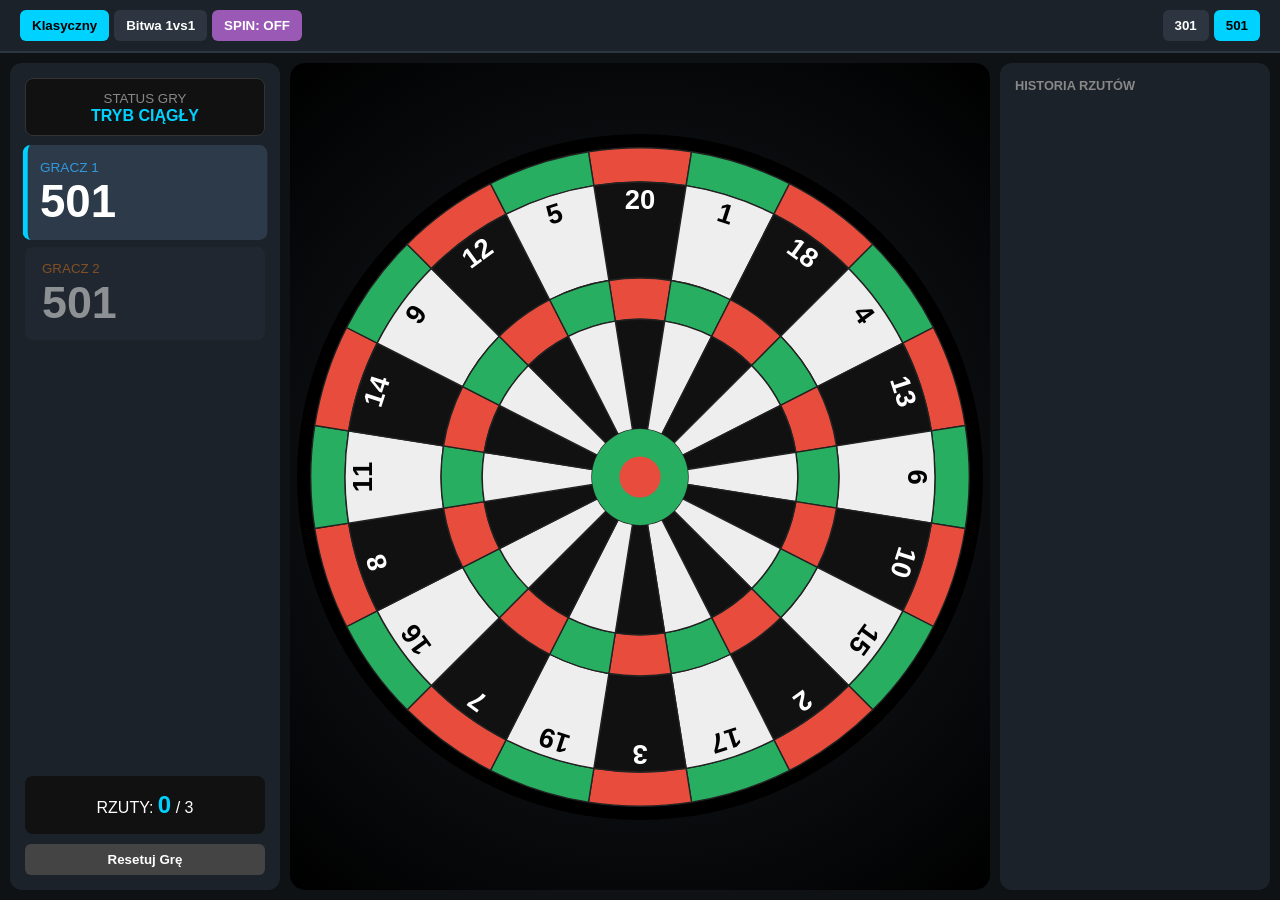
<file: index.html>
<!DOCTYPE html>
<html lang="pl">
<head>
    <meta charset="UTF-8">
    <meta name="viewport" content="width=device-width, initial-scale=1.0, maximum-scale=1.0, user-scalable=no">
    <title>Dart Pro - Battle Mode Fixed</title>
    <style>
        :root {
            --bg: #0f1215; --panel: #1c2229; --accent: #00d2ff;
            --p1: #3498db; --p2: #e67e22; --win: #2ecc71;
        }

        body {
            margin: 0; padding: 0; background: var(--bg); color: white;
            font-family: 'Segoe UI', sans-serif; display: flex; flex-direction: column;
            height: 100vh; width: 100vw; overflow: hidden; user-select: none;
        }

        header {
            flex: 0 0 auto; background: var(--panel); padding: 10px 20px; 
            display: flex; justify-content: space-between; align-items: center; 
            border-bottom: 2px solid #2d3640; z-index: 10;
        }

        #game-wrapper { flex: 1; display: flex; padding: 10px; gap: 10px; min-height: 0; }
        .side-panel { flex: 0 0 240px; background: var(--panel); padding: 15px; border-radius: 12px; display: flex; flex-direction: column; }

        #board-container { flex: 1; display: flex; align-items: center; justify-content: center; position: relative; background: radial-gradient(circle, #1a1f25, #000); border-radius: 15px; }
        #dartboard { max-height: 98%; max-width: 98%; aspect-ratio: 1/1; touch-action: none; }

        .player-card { padding: 12px; border-radius: 8px; margin-bottom: 8px; border-left: 5px solid transparent; background: #252d37; opacity: 0.5; transition: 0.3s; }
        .player-card.active { opacity: 1; border-left-color: var(--accent); background: #2d3a4a; transform: scale(1.02); }
        .score-val { font-size: 2.8rem; font-weight: 900; }
        
        .marker { stroke: white; stroke-width: 1.5; pointer-events: none; }
        
        #win-overlay {
            position: absolute; top: 0; left: 0; width: 100%; height: 100%;
            background: rgba(15, 18, 21, 0.95); backdrop-filter: blur(8px);
            display: none; flex-direction: column; align-items: center; justify-content: center; z-index: 100;
        }

        .btn-group { display: flex; gap: 5px; }
        button { background: #2d3640; border: none; color: white; padding: 8px 12px; border-radius: 6px; cursor: pointer; font-weight: bold; }
        button.active-opt { background: var(--accent); color: black; }
        
        #history-list { font-size: 0.85rem; overflow-y: auto; flex: 1; margin-top: 10px; }
        .hist-item { padding: 5px 0; border-bottom: 1px solid #333; display: flex; justify-content: space-between; }
        
        .round-info { background: #111; padding: 10px; border-radius: 8px; margin-bottom: 10px; text-align: center; border: 1px solid #333; }
    </style>
</head>
<body>

<header>
    <div class="btn-group">
        <button id="mode-classic" class="active-opt" onclick="setGameMode('classic')">Klasyczny</button>
        <button id="mode-battle" onclick="setGameMode('battle')">Bitwa 1vs1</button>
        <button id="btn-spin" style="background:#9b59b6;" onclick="toggleSpin()">SPIN: OFF</button>
    </div>
    <div id="classic-scores" class="btn-group">
        <button class="score-opt" id="opt-301" onclick="setStartScore(301)">301</button>
        <button class="score-opt active-opt" id="opt-501" onclick="setStartScore(501)">501</button>
    </div>
</header>

<div id="game-wrapper">
    <div class="side-panel">
        <div class="round-info">
            <small style="color: #888;">STATUS GRY</small>
            <div id="round-display" style="font-weight: bold; color: var(--accent);">RUNDA: 1 / 3</div>
        </div>
        <div id="p1-card" class="player-card active">
            <small style="color:var(--p1)">GRACZ 1</small>
            <div id="p1-score" class="score-val">501</div>
        </div>
        <div id="p2-card" class="player-card">
            <small style="color:var(--p2)">GRACZ 2</small>
            <div id="p2-score" class="score-val">501</div>
        </div>
        <div style="text-align:center; padding: 15px; background: #111; border-radius: 8px; margin-top: auto;">
            RZUTY: <span id="throws-count" style="color:var(--accent); font-size: 1.5rem; font-weight: 900;">0</span> / <span id="max-throws">3</span>
        </div>
        <button onclick="resetGame()" style="background:#444; margin-top:10px;">Resetuj Grę</button>
    </div>

    <div id="board-container">
        <div id="win-overlay">
            <div style="text-align:center; background:var(--panel); padding:40px; border-radius:20px; border:2px solid var(--win);">
                <div id="winner-name" style="font-size: 3rem; font-weight: 900;"></div>
                <div id="winner-score-final" style="font-size: 1.5rem; margin-top: 10px; color: #888;"></div>
                <button onclick="resetGame()" style="background:var(--win); padding: 15px 30px; border-radius:10px; color:white; border:none; font-weight:bold; margin-top: 20px;">ZAGRAJ PONOWNIE</button>
            </div>
        </div>
        <svg id="dartboard" viewBox="-250 -250 500 500"></svg>
    </div>

    <div class="side-panel">
        <strong style="font-size: 0.8rem; color: #888; text-transform: uppercase;">Historia rzutów</strong>
        <div id="history-list"></div>
    </div>
</div>

<script>
    const svg = document.getElementById('dartboard');
    const SECTORS = [20, 1, 18, 4, 13, 6, 10, 15, 2, 17, 3, 19, 7, 16, 8, 11, 14, 9, 12, 5];
    const R = { dOut: 240, dIn: 215, tOut: 145, tIn: 115, bOut: 35, bIn: 15 };

    let game = {
        mode: 'classic', startScore: 501, isSpinning: false, rotation: 0,
        currentPlayer: 1, scores: { 1: 501, 2: 501 }, throws: 0, maxThrows: 3,
        history: [], currentRound: 1, maxRounds: 3
    };

    function drawBoard() {
        const arc = (r1, r2, s, e, f) => {
            const rad = (d) => (d - 90) * Math.PI / 180;
            const p = (r, a) => `${r * Math.cos(rad(a))},${r * Math.sin(rad(a))}`;
            return `<path d="M${p(r1,s)} A${r1},${r1} 0 0 1 ${p(r1,e)} L${p(r2,e)} A${r2},${r2} 0 0 0 ${p(r2,s)} Z" fill="${f}" stroke="#222"/>`;
        };

        let h = `<circle r="250" fill="black"/><g id="wheel-group">`;
        for (let i = 0; i < 20; i++) {
            const s = i * 18 - 9, e = (i + 1) * 18 - 9, ev = i % 2 === 0;
            h += arc(R.dIn, R.dOut, s, e, ev ? "#e74c3c" : "#27ae60");
            h += arc(R.tOut, R.dIn, s, e, ev ? "#111" : "#eee");
            h += arc(R.tIn, R.tOut, s, e, ev ? "#e74c3c" : "#27ae60");
            h += arc(R.bOut, R.tIn, s, e, ev ? "#111" : "#eee");
            const a = (i * 18) * Math.PI / 180;
            h += `<text transform="rotate(${i*18}) translate(0, -195)" fill="${ev?'white':'black'}" text-anchor="middle" font-weight="bold" font-size="20">${SECTORS[i]}</text>`;
        }
        h += `<circle r="${R.bOut}" fill="#27ae60"/><circle r="${R.bIn}" fill="#e74c3c"/>`;
        h += `<g id="dart-layer"></g></g>`;
        svg.innerHTML = h;
    }

    function animate() {
        if (game.isSpinning) {
            game.rotation = (game.rotation + 1.2) % 360;
            document.getElementById('wheel-group').setAttribute('transform', `rotate(${game.rotation})`);
        }
        requestAnimationFrame(animate);
    }

    function toggleSpin() {
        game.isSpinning = !game.isSpinning;
        const btn = document.getElementById('btn-spin');
        btn.innerText = `SPIN: ${game.isSpinning ? 'ON' : 'OFF'}`;
        btn.style.background = game.isSpinning ? '#f39c12' : '#9b59b6';
        if (!game.isSpinning) {
            game.rotation = 0;
            document.getElementById('wheel-group').setAttribute('transform', 'rotate(0)');
        }
    }

    svg.addEventListener('pointerdown', (e) => {
        e.preventDefault();
        const rect = svg.getBoundingClientRect();
        const x = (e.clientX - rect.left) * (500 / rect.width) - 250;
        const y = (e.clientY - rect.top) * (500 / rect.height) - 250;
        const dist = Math.sqrt(x*x + y*y);
        
        if (dist > 250 || document.getElementById('win-overlay').style.display === 'flex') return;

        let clickAngle = (Math.atan2(y, x) * 180 / Math.PI) + 90;
        if (clickAngle < 0) clickAngle += 360;

        let boardAngle = (clickAngle - game.rotation + 360) % 360;
        const secIdx = Math.floor(((boardAngle + 9) % 360) / 18);
        const base = SECTORS[secIdx];

        let pts = 0, label = "0";
        if (dist <= R.bIn) { pts = 50; label = "BULL"; }
        else if (dist <= R.bOut) { pts = 25; label = "25"; }
        else if (dist <= R.dOut) {
            let m = 1; label = base.toString();
            if (dist >= R.dIn) { m = 2; label = "D" + base; }
            else if (dist >= R.tIn && dist <= R.tOut) { m = 3; label = "T" + base; }
            pts = base * m;
        }

        const rad = (boardAngle - 90) * Math.PI / 180;
        const m = document.createElementNS("http://www.w3.org/2000/svg", "circle");
        m.setAttribute("cx", dist * Math.cos(rad)); m.setAttribute("cy", dist * Math.sin(rad));
        m.setAttribute("r", "6"); m.setAttribute("class", "marker");
        m.setAttribute("fill", game.currentPlayer === 1 ? 'var(--p1)' : 'var(--p2)');
        document.getElementById('dart-layer').appendChild(m);

        applyScore(pts, label);
    });

    function applyScore(p, label) {
        const cur = game.scores[game.currentPlayer];
        if (game.mode === 'classic') {
            if (cur - p < 0 || cur - p === 1) { 
                game.throws = 2;
                label = "BUST!"; p = 0;
            } else {
                game.scores[game.currentPlayer] -= p;
            }
        } else {
            game.scores[game.currentPlayer] += p;
        }

        game.history.unshift({ p, label, player: game.currentPlayer, round: game.currentRound });
        game.throws++;
        updateUI();

        if (game.mode === 'classic' && game.scores[game.currentPlayer] === 0) {
            showWin("GRACZ " + game.currentPlayer);
        } else if (game.throws >= game.maxThrows) {
            setTimeout(nextTurn, 800);
        }
    }

    function updateUI() {
        document.getElementById('p1-score').innerText = game.scores[1];
        document.getElementById('p2-score').innerText = game.scores[2];
        document.getElementById('throws-count').innerText = game.throws;
        document.getElementById('max-throws').innerText = game.maxThrows;
        document.getElementById('round-display').innerText = game.mode === 'battle' ? `RUNDA: ${game.currentRound} / ${game.maxRounds}` : "TRYB CIĄGŁY";
        
        const hl = document.getElementById('history-list');
        hl.innerHTML = game.history.map(h => `<div class="hist-item"><span>G${h.player}: ${h.label}</span><b>${h.p}</b></div>`).join('');
    }

    function nextTurn() {
        // Logika zmiany gracza i rundy w trybie bitwy
        if (game.mode === 'battle') {
            if (game.currentPlayer === 2) {
                if (game.currentRound >= game.maxRounds) {
                    const w = game.scores[1] > game.scores[2] ? 1 : (game.scores[2] > game.scores[1] ? 2 : 0);
                    showWin(w === 0 ? "REMIS" : "GRACZ " + w);
                    return;
                }
                game.currentRound++;
            }
        }

        game.throws = 0;
        game.currentPlayer = game.currentPlayer === 1 ? 2 : 1;
        document.getElementById('dart-layer').innerHTML = '';
        document.getElementById('p1-card').classList.toggle('active', game.currentPlayer === 1);
        document.getElementById('p2-card').classList.toggle('active', game.currentPlayer === 2);
        updateUI();
    }

    function setGameMode(m) {
        game.mode = m;
        game.maxThrows = (m === 'battle') ? 5 : 3;
        document.getElementById('mode-classic').classList.toggle('active-opt', m === 'classic');
        document.getElementById('mode-battle').classList.toggle('active-opt', m === 'battle');
        document.getElementById('classic-scores').style.display = (m === 'classic') ? 'flex' : 'none';
        resetGame();
    }

    function setStartScore(v) {
        game.startScore = v;
        document.getElementById('opt-301').classList.toggle('active-opt', v === 301);
        document.getElementById('opt-501').classList.toggle('active-opt', v === 501);
        resetGame();
    }

    function resetGame() {
        game.currentRound = 1;
        game.scores = { 1: (game.mode === 'classic' ? game.startScore : 0), 2: (game.mode === 'classic' ? game.startScore : 0) };
        game.throws = 0; game.currentPlayer = 1; game.history = [];
        document.getElementById('dart-layer').innerHTML = '';
        document.getElementById('win-overlay').style.display = 'none';
        document.getElementById('p1-card').classList.add('active');
        document.getElementById('p2-card').classList.remove('active');
        updateUI();
    }

    function showWin(txt) {
        document.getElementById('win-overlay').style.display = 'flex';
        document.getElementById('winner-name').innerText = txt === "REMIS" ? txt : txt + " WYGRYWA!";
        document.getElementById('winner-score-final').innerText = `WYNIK KOŃCOWY: ${game.scores[1]} - ${game.scores[2]}`;
    }

    drawBoard(); resetGame(); animate();
</script>
</body>
</html>
</file>
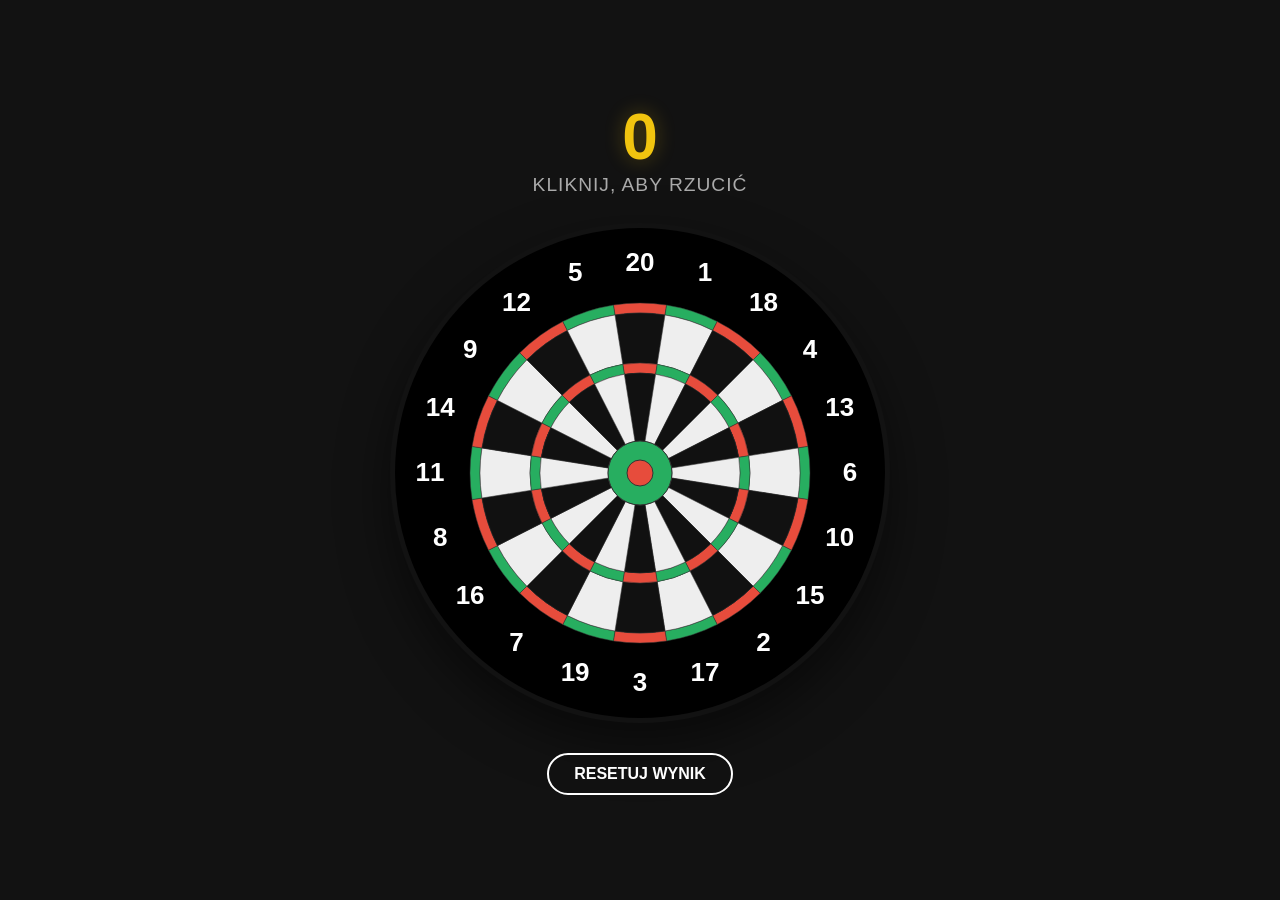
<file: darts.html>
<!DOCTYPE html>
<html lang="pl">
<head>
    <meta charset="UTF-8">
    <meta name="viewport" content="width=device-width, initial-scale=1.0, maximum-scale=1.0, user-scalable=no">
    <title>Dart Pro - Full Center</title>
    <style>
        :root {
            --bg: #121212;
            --accent: #f1c40f;
            --red: #e74c3c;
            --green: #27ae60;
        }

        body {
            margin: 0;
            padding: 0;
            background-color: var(--bg);
            color: white;
            font-family: 'Segoe UI', Roboto, sans-serif;
            /* Centralne pozycjonowanie w Flexbox */
            display: flex;
            flex-direction: column;
            align-items: center;
            justify-content: center;
            min-height: 100vh;
            overflow: hidden;
            touch-action: none;
        }

        #ui-top {
            text-align: center;
            margin-bottom: 20px;
            pointer-events: none;
            z-index: 10;
        }

        #score {
            font-size: 4rem;
            font-weight: 800;
            color: var(--accent);
            margin: 0;
            line-height: 1;
            text-shadow: 0 0 20px rgba(241, 196, 15, 0.3);
        }

        #info {
            font-size: 1.2rem;
            color: #aaa;
            margin-top: 5px;
            height: 1.5em;
            text-transform: uppercase;
            letter-spacing: 1px;
        }

        #container {
            width: 90vw;
            height: 90vw;
            max-width: 500px;
            max-height: 500px;
            position: relative;
            touch-action: none;
            box-shadow: 0 20px 50px rgba(0,0,0,0.5);
            border-radius: 50%;
        }

        svg {
            width: 100%;
            height: 100%;
            display: block;
        }

        .marker {
            fill: #fff;
            stroke: #000;
            stroke-width: 1;
            pointer-events: none;
            animation: hit 0.2s ease-out;
        }

        @keyframes hit {
            from { r: 15; opacity: 0; }
            to { r: 4; opacity: 1; }
        }

        #controls {
            margin-top: 30px;
            z-index: 10;
        }

        button {
            background: transparent;
            border: 2px solid white;
            color: white;
            padding: 10px 25px;
            font-size: 1rem;
            border-radius: 30px;
            cursor: pointer;
            transition: all 0.2s;
            text-transform: uppercase;
            font-weight: bold;
        }

        button:hover {
            background: white;
            color: black;
        }

        button:active {
            transform: scale(0.95);
        }
    </style>
</head>
<body>

<div id="ui-top">
    <div id="score">0</div>
    <div id="info">Kliknij, aby rzucić</div>
</div>

<div id="container">
    <svg id="dartboard" viewBox="-250 -250 500 500"></svg>
</div>

<div id="controls">
    <button onclick="resetGame()">Resetuj wynik</button>
</div>

<script>
    const svg = document.getElementById('dartboard');
    const scoreEl = document.getElementById('score');
    const infoEl = document.getElementById('info');
    let totalScore = 0;

    const SECTORS = [20, 1, 18, 4, 13, 6, 10, 15, 2, 17, 3, 19, 7, 16, 8, 11, 14, 9, 12, 5];
    const R = { 
        doubleOut: 170, 
        doubleIn: 160, 
        tripleOut: 110, 
        tripleIn: 100, 
        bullOuter: 32, 
        bullInner: 13 
    };

    function polarToCart(r, deg) {
        const rad = (deg - 90) * Math.PI / 180;
        return { x: r * Math.cos(rad), y: r * Math.sin(rad) };
    }

    function createArc(r1, r2, startDeg, endDeg, fill) {
        const s1 = polarToCart(r1, startDeg), e1 = polarToCart(r1, endDeg);
        const s2 = polarToCart(r2, startDeg), e2 = polarToCart(r2, endDeg);
        const path = document.createElementNS("http://www.w3.org/2000/svg", "path");
        path.setAttribute("d", `M${s1.x},${s1.y} A${r1},${r1} 0 0 1 ${e1.x},${e1.y} L${e2.x},${e2.y} A${r2},${r2} 0 0 0 ${s2.x},${s2.y} Z`);
        path.setAttribute("fill", fill);
        path.setAttribute("stroke", "#333");
        path.setAttribute("stroke-width", "0.5");
        return path;
    }

    function drawBoard() {
        // Obramowanie czarne
        const bg = document.createElementNS("http://www.w3.org/2000/svg", "circle");
        bg.setAttribute("r", "245"); bg.setAttribute("fill", "black");
        svg.appendChild(bg);

        for (let i = 0; i < 20; i++) {
            const start = i * 18 - 9, end = (i + 1) * 18 - 9;
            const isEven = i % 2 === 0;
            const cSingle = isEven ? "#111" : "#eee";
            const cMulti = isEven ? "#e74c3c" : "#27ae60";

            // Pierścienie
            svg.appendChild(createArc(R.doubleIn, R.doubleOut, start, end, cMulti));
            svg.appendChild(createArc(R.tripleOut, R.doubleIn, start, end, cSingle));
            svg.appendChild(createArc(R.tripleIn, R.tripleOut, start, end, cMulti));
            svg.appendChild(createArc(R.bullOuter, R.tripleIn, start, end, cSingle));

            // Numery
            const textPos = polarToCart(210, i * 18);
            const text = document.createElementNS("http://www.w3.org/2000/svg", "text");
            text.setAttribute("x", textPos.x); text.setAttribute("y", textPos.y + 8);
            text.setAttribute("fill", "white"); text.setAttribute("text-anchor", "middle");
            text.setAttribute("font-size", "26"); text.setAttribute("font-weight", "bold");
            text.textContent = SECTORS[i];
            svg.appendChild(text);
        }

        // Bullseye
        const b25 = document.createElementNS("http://www.w3.org/2000/svg", "circle");
        b25.setAttribute("r", R.bullOuter); b25.setAttribute("fill", "#27ae60"); b25.setAttribute("stroke", "#333");
        svg.appendChild(b25);

        const b50 = document.createElementNS("http://www.w3.org/2000/svg", "circle");
        b50.setAttribute("r", R.bullInner); b50.setAttribute("fill", "#e74c3c"); b50.setAttribute("stroke", "#333");
        svg.appendChild(b50);

        // Grupa na rzutki
        const markerGroup = document.createElementNS("http://www.w3.org/2000/svg", "g");
        markerGroup.id = "marker-layer";
        svg.appendChild(markerGroup);
    }

    function handleInput(e) {
        const rect = svg.getBoundingClientRect();
        const clientX = e.touches ? e.touches[0].clientX : e.clientX;
        const clientY = e.touches ? e.touches[0].clientY : e.clientY;
        
        const x = (clientX - rect.left) * (500 / rect.width) - 250;
        const y = (clientY - rect.top) * (500 / rect.height) - 250;

        const dist = Math.sqrt(x*x + y*y);
        let angle = Math.atan2(y, x) * 180 / Math.PI + 90;
        if (angle < 0) angle += 360;

        let p = 0, label = "Pudło";

        if (dist <= R.bullInner) { p = 50; label = "BULLSEYE!"; }
        else if (dist <= R.bullOuter) { p = 25; label = "Outer Bull"; }
        else if (dist <= R.doubleOut) {
            const secIdx = Math.floor(((angle + 9) % 360) / 18);
            let mult = 1; label = SECTORS[secIdx];
            if (dist >= R.doubleIn) { mult = 2; label = "Double " + SECTORS[secIdx]; }
            else if (dist >= R.tripleIn && dist <= R.tripleOut) { mult = 3; label = "Triple " + SECTORS[secIdx]; }
            p = SECTORS[secIdx] * mult;
        }

        totalScore += p;
        scoreEl.innerText = totalScore;
        infoEl.innerText = label;

        // Dodawanie znacznika
        const m = document.createElementNS("http://www.w3.org/2000/svg", "circle");
        m.setAttribute("cx", x); m.setAttribute("cy", y); m.setAttribute("r", "4");
        m.setAttribute("class", "marker");
        document.getElementById('marker-layer').appendChild(m);
    }

    function resetGame() {
        totalScore = 0;
        scoreEl.innerText = "0";
        infoEl.innerText = "Zaczynamy od nowa!";
        document.getElementById('marker-layer').innerHTML = '';
    }

    svg.addEventListener('mousedown', (e) => handleInput(e));
    svg.addEventListener('touchstart', (e) => {
        e.preventDefault();
        handleInput(e);
    }, {passive: false});

    drawBoard();
</script>
</body>
</html>
</file>
